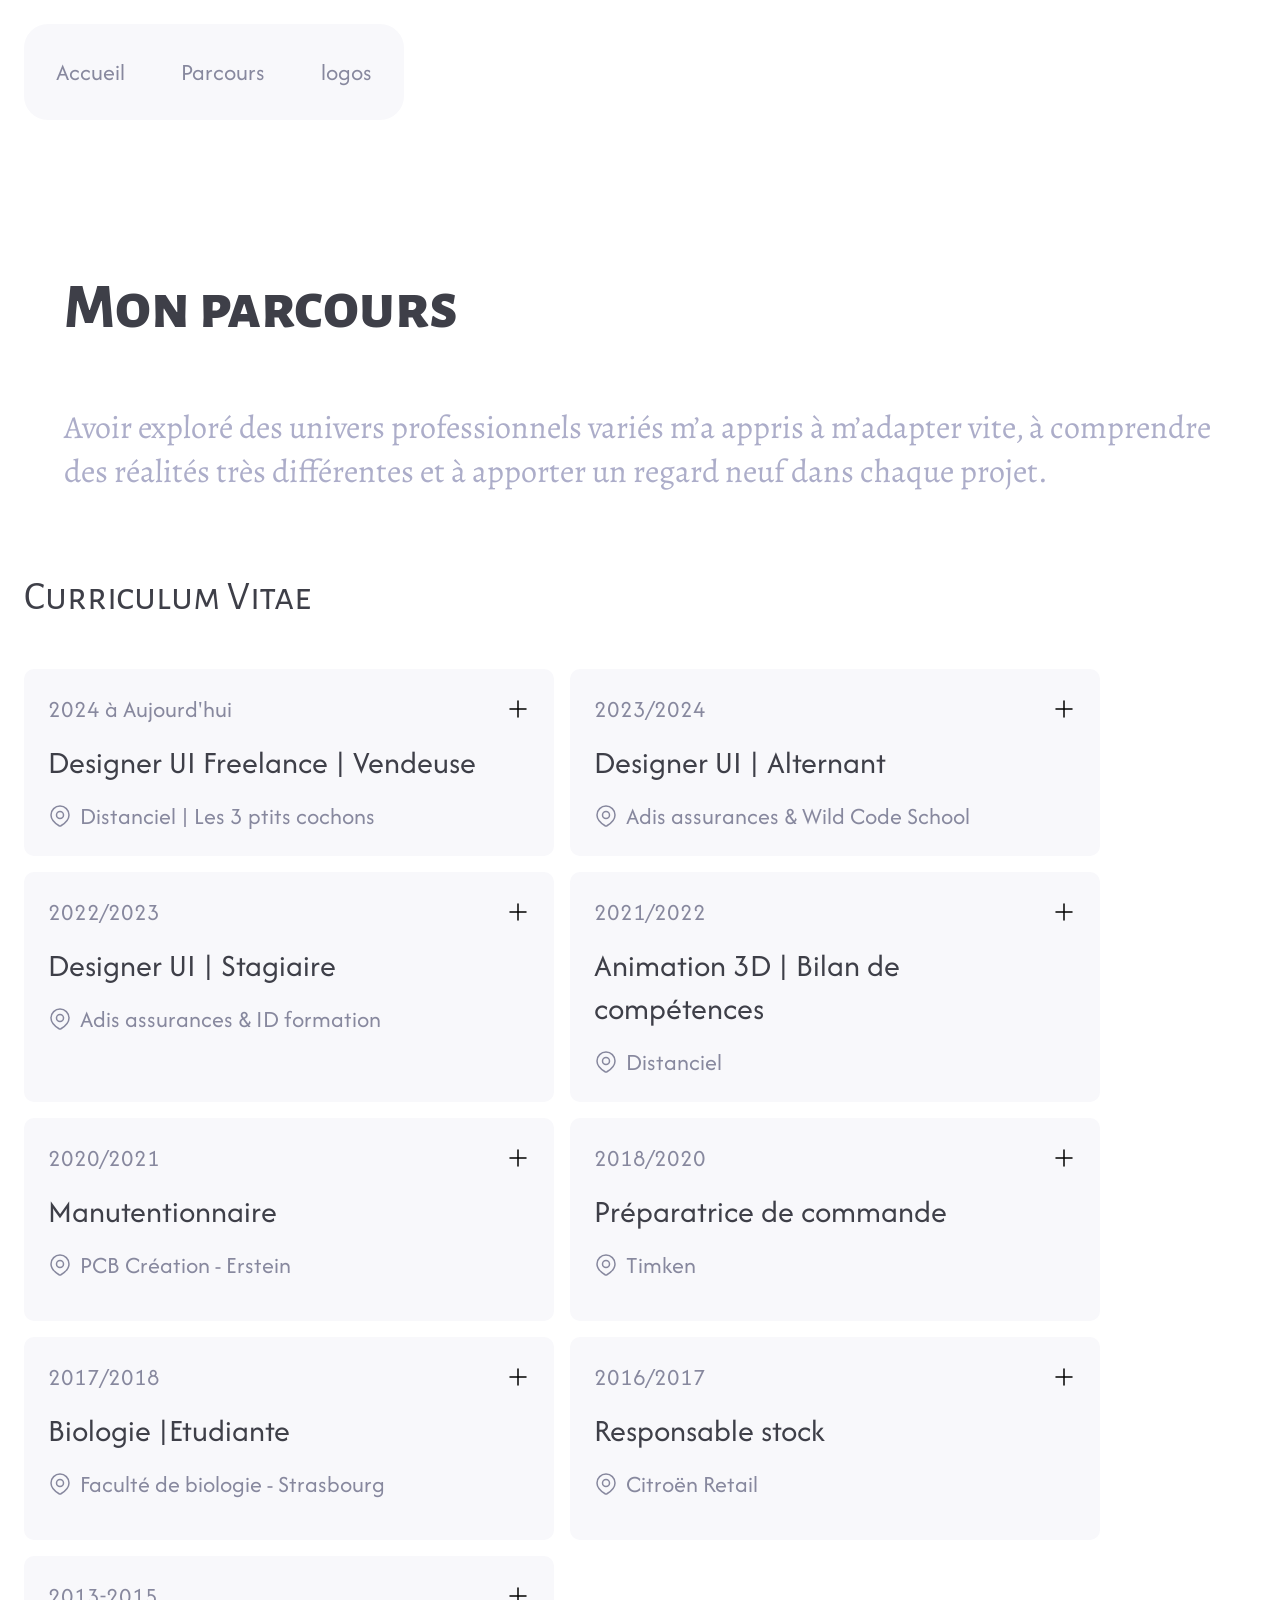
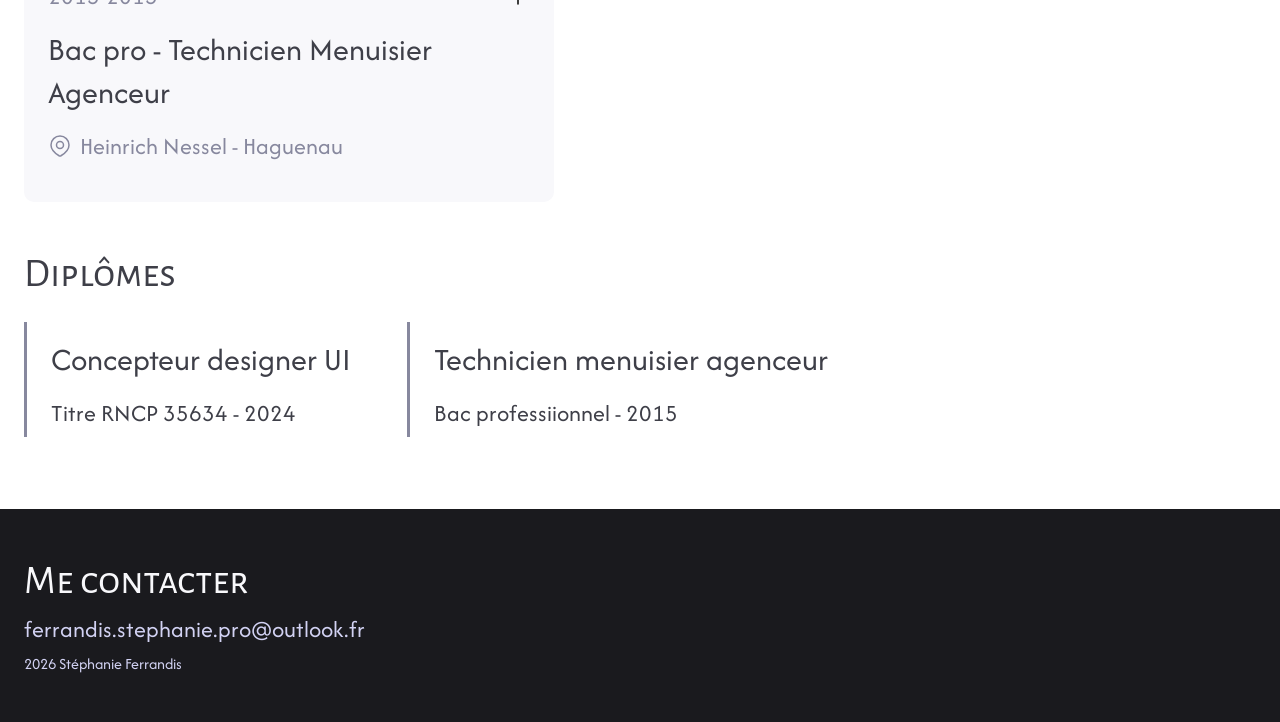
<file: Curriculum vitae.html>
<!DOCTYPE html>
<html lang="fr">

<head>
    <meta charset="UTF-8">
    <meta name="viewport" content="width=device-width, initial-scale=1.0">
    <title>Ferrandis Stéphanie Curriculum Vitae</title>
    <link rel="stylesheet" href="mainstyle.css">

    <!--Alegreya-classic-->
    <link rel="preconnect" href="https://fonts.googleapis.com">
    <link rel="preconnect" href="https://fonts.gstatic.com" crossorigin>
    <link href="https://fonts.googleapis.com/css2?family=Alegreya:ital,wght@0,400..900;1,400..900&display=swap"
        rel="stylesheet">
    <!--Alegreya Sans SC-->
    <link rel="preconnect" href="https://fonts.googleapis.com">
    <link rel="preconnect" href="https://fonts.gstatic.com" crossorigin>
    <link
        href="https://fonts.googleapis.com/css2?family=Alegreya+Sans+SC:ital,wght@0,100;0,300;0,400;0,500;0,700;0,800;0,900;1,100;1,300;1,400;1,500;1,700;1,800;1,900&display=swap"
        rel="stylesheet">
    <!--Afacad-->
    <link rel="preconnect" href="https://fonts.googleapis.com">
    <link rel="preconnect" href="https://fonts.gstatic.com" crossorigin>
    <link href="https://fonts.googleapis.com/css2?family=Afacad:ital,wght@0,400..700;1,400..700&display=swap"
        rel="stylesheet">
    <!--Script -->
    <script src="script.js" defer></script>

</head>

<body>

    <Header>
        <nav>
            <!-- Bouton burger -->
            <div id="burger-button" aria-label="Menu">
                <span></span>
                <span></span>
                <span></span>
            </div>

            <!-- Menu desktop + mobile -->
            <div class="main_pages">
                <a href="index.html">Accueil</a>
                <a href="Curriculum vitae.html">Parcours</a>
                <a href="page-logos.html">logos</a>
            </div>
        </nav>

        <h1>Mon parcours</h1>
        <h2>Avoir exploré des univers professionnels variés m’a appris à m’adapter vite, à comprendre des réalités très
            différentes et à apporter un regard neuf dans chaque projet. </h2>
        <h3>Curriculum Vitae</h3>
    </Header>

    <section class="curriculum">


        <!-------- AUJOURD'HUI DESIGN UI FREELANCE --------->

        <div class="card-cv">

            <div class="opener">
                <p>2024 à Aujourd'hui</p>
                <img class="toggle-icon" src="icons/plus.svg" alt="Icon more" height="24px">
            </div>

            <h4>Designer UI Freelance | Vendeuse</h4>

            <div class="location">
                <img src="icons/location-map.svg" alt="icon location" height="24px">
                <p>Distanciel | Les 3 ptits cochons</p>

            </div>

            <p class="description">Je suis aujourd’hui designer UI freelance. Mes premières missions sont principalement
                arrivées par bouche‑à‑oreille, ce qui m’a permis d’accompagner plusieurs clients sur la création ou
                l’évolution de leur identité graphique.
                Ces projets m’ont offert l’occasion de renforcer ma méthodologie, d’affiner mon style et de développer
                une relation de proximité avec mes clients.

                En parallèle, je travaille comme vendeuse aux "Les 3 ptits cochons" , une épicerie fine strasbourgeoise
                spécialisée dans l’apéritif. Cette expérience nourrit mon sens du contact, de l’écoute et du conseil —
                des qualités essentielles dans mon métier de designer.</p>

        </div>

        <!-------- DATE DESIGN UI ALTERNANT --------->

        <div class="card-cv">

            <div class="opener">
                <p>2023/2024</p>
                <img class="toggle-icon" src="icons/plus.svg" alt="Icon more" height="24px">
            </div>

            <h4>Designer UI | Alternant</h4>

            <div class="location">
                <img src="icons/location-map.svg" alt="icon location" height="24px">
                <p>Adis assurances & Wild Code School</p>
            </div>

            <p class="description">Au cours de mon alternance chez ADIS Assurances, j’ai été confrontée à l’ensemble des
                dimensions qui structurent un projet UX : enjeux business, attentes utilisateurs, collaboration
                inter‑équipes, contraintes techniques et accessibilité numérique.
                Ces éléments ont guidé chacune de mes décisions de conception.

                La refonte complète de plusieurs parcours utilisateurs ainsi que la création d’un outil interne m’ont
                permis d’appliquer ces principes de manière concrète et exigeante.
                J’ai particulièrement apprécié cette immersion dans des problématiques complexes</p>

        </div>

        <!-------- DATE  DESIGN UI STAGE --------->

        <div class="card-cv">

            <div class="opener">
                <p>2022/2023</p>
                <img class="toggle-icon" src="icons/plus.svg" alt="Icon more" height="24px">
            </div>

            <h4>Designer UI | Stagiaire</h4>

            <div class="location">
                <img src="icons/location-map.svg" alt="icon location" height="24px">
                <p>Adis assurances & ID formation</p>
            </div>

            <p class="description">Cette première année de formation, réalisée avec Pôle emploi, a marqué mon entrée
                dans le domaine du design UI/UX. J’y ai appris les bases du métier, les principes fondamentaux de
                l’ergonomie et de la conception d’interface.

                J’ai également découvert et pratiqué la suite Adobe, avant de me spécialiser progressivement sur Figma,
                que j’ai ensuite utilisé en conditions réelles lors de mon expérience chez Adis Assurance.
                Cette période a posé les fondations de ma méthodologie actuelle : comprendre, structurer, concevoir et
                itérer.
            </p>

        </div>



        <!-------- DATE  SANS EMPLOI --------->

        <div class="card-cv">

            <div class="opener">
                <p>2021/2022</p>
                <img class="toggle-icon" src="icons/plus.svg" alt="Icon more" height="24px">
            </div>

            <h4>Animation 3D | Bilan de compétences</h4>

            <div class="location">
                <img src="icons/location-map.svg" alt="icon location" height="24px">
                <p>Distanciel</p>
            </div>

            <p class="description">Cette année a été un moment clé de mon parcours. En parallèle d’un bilan de
                compétences avec AAC, j’ai commencé à me former en autonomie à l’animation 3D grâce à des cours en libre
                accès.
                J’y ai découvert un domaine passionnant, mais surtout ma capacité à apprendre seule, à résoudre des
                problèmes et à progresser en anglais, ce qui était nouveau pour moi.

                Cette période a été le véritable point de départ de mon orientation vers le design, en ouvrant la voie à
                une nouvelle manière de créer et de penser.
            </p>

        </div>

        <!-------- DATE  INTERIMAIRE PCB --------->

        <div class="card-cv">

            <div class="opener">
                <p>2020/2021</p>
                <img class="toggle-icon" src="icons/plus.svg" alt="Icon more" height="24px">
            </div>

            <h4>Manutentionnaire</h4>

            <div class="location">
                <img src="icons/location-map.svg" alt="icon location" height="24px">
                <p>PCB Création - Erstein</p>
            </div>

            <p class="description">Avec mon équipe, nous étions responsables de la préparation de la matière première
                destinée à l’ensemble de l’usine ainsi qu’aux professionnels pâtissiers et chocolatiers qui
                l’utilisaient pour leurs créations.
                Même si je n’ai que peu apprécié cette expérience et n’y ai travaillé que quelques mois, elle m’a tout
                de même permis de découvrir un univers exigeant et minutieux.

                La partie la plus satisfaisante de cette mission a été la manipulation et la coloration du chocolat, un
                travail à la fois technique et sensoriel qui m’a offert un premier contact concret avec ce savoir-faire
                artisanal.
            </p>

        </div>

        <!-------- DATE  INTERIMAIRE TIMKEN --------->

        <div class="card-cv">

            <div class="opener">
                <p>2018/2020</p>
                <img class="toggle-icon" src="icons/plus.svg" alt="Icon more" height="24px">
            </div>

            <h4>Préparatrice de commande</h4>

            <div class="location">
                <img src="icons/location-map.svg" alt="icon location" height="24px">
                <p>Timken</p>
            </div>

            <p class="description">Après mon expérience à l’université, j’ai intégré Timken en tant que préparatrice de
                commandes dans le cadre d’un contrat d’intérim. J’y ai travaillé un peu plus d’un an, une période qui
                m’a permis de développer rigueur, organisation et endurance, tout en préparant un projet personnel
                important : plusieurs mois de voyage en Croatie avec mon conjoint.

                Malgré un contexte mondial paralysé par la pandémie de Covid, nous avons pu mener cette aventure à bien
                et en profiter pleinement. Cette expérience a renforcé ma capacité d’adaptation, ma gestion du stress et
                mon envie d’explorer de nouveaux horizons.
            </p>

            <div class="skills">

                <div class="tag">
                    <p>Organisation</p>
                </div>
                <div class="tag">
                    <p>Résilience</p>
                </div>

            </div>

        </div>

        <!-------- DATE  ETUDIANT FACULTE DE BIOLOGIE --------->

        <div class="card-cv">

            <div class="opener">
                <p>2017/2018</p>
                <img class="toggle-icon" src="icons/plus.svg" alt="Icon more" height="24px">
            </div>

            <h4>Biologie |Etudiante</h4>

            <div class="location">
                <img src="icons/location-map.svg" alt="icon location" height="24px">
                <p>Faculté de biologie - Strasbourg</p>
            </div>

            <p class="description">J’ai toujours eu cette volonté d’approfondir mes connaissances en biologie. C’est un
                domaine fascinant qui, dans la perspective de reprendre mes études, a immédiatement capté toute mon
                attention.

                Je n’ai pas réussi mon année, et j’ai rapidement eu besoin de retourner travailler pour subvenir à mes
                besoins. Malgré cela, j’en garde une immense satisfaction. Cette expérience m’a enrichie, m’a permis de
                mieux me connaître et, si c’était à refaire, j’y retournerais sans hésiter.
            </p>

            <div class="skills">

                <div class="tag">
                    <p>Rigueur</p>
                </div>
                <div class="tag">
                    <p>Autonomie</p>
                </div>

            </div>

        </div>

        <!-------- DATE  INTERIMAIRE CITROEN RETAIL --------->

        <div class="card-cv">

            <div class="opener">
                <p>2016/2017</p>
                <img class="toggle-icon" src="icons/plus.svg" alt="Icon more" height="24px">
            </div>

            <h4>Responsable stock</h4>

            <div class="location">
                <img src="icons/location-map.svg" alt="icon location" height="24px">
                <p>Citroën Retail</p>
            </div>

            <p class="description">J’étais responsable de la réception des pièces automobiles, de l’organisation de
                l’entrepôt, ainsi que de la préparation des commandes, souvent nécessaire en raison d’un effectif
                réduit.

                Cette première expérience professionnelle m’a apporté de l’émancipation, un vrai sens des
                responsabilités, et m’a permis de financer mon permis de conduire ainsi que ma première année d’études à
                l’université l’année suivante.</p>

            <div class="skills">

                <div class="tag">
                    <p>Résponsabilité</p>
                </div>
                <div class="tag">
                    <p>Autonomie</p>
                </div>

            </div>


        </div>



        <!-------- DATE  MENUISIER AGENCEUR --------->

        <div class="card-cv">

            <div class="opener">
                <p>2013-2015</p>
                <img class="toggle-icon" src="icons/plus.svg" alt="Icon more" height="24px">
            </div>

            <h4>Bac pro - Technicien Menuisier Agenceur</h4>

            <div class="location">
                <img src="icons/location-map.svg" alt="icon location" height="24px">
                <p>Heinrich Nessel - Haguenau</p>
            </div>

            <p class="description">Une expérience formidable qui m’a permis de redonner du sens à ma vie
                professionnelle. J’ai adoré apprendre ce métier : toucher, sentir et manipuler les différentes essences
                de bois a été un vrai plaisir.

                Cependant, j’ai trouvé le métier bien plus stimulant à l’école qu’en entreprise. Les projets y étaient
                plus techniques, plus créatifs, et les compétences à développer beaucoup plus enrichissantes.

                Être une femme dans un milieu encore très masculin n’a pas toujours été simple, mais cela a renforcé ma
                confiance en moi et m’a poussée à m’affirmer davantage.
            </p>

            <div class="skills">

                <div class="tag">
                    <p>Résilience</p>
                </div>
                <div class="tag">
                    <p>Confiance en soit</p>
                </div>
                <div class="tag">
                    <p>Minutie</p>
                </div>

            </div>

        </div>




    </section>
    <section>
        <h3>Diplômes</h3>

        <div class="mesdiplomes">
            <div class="diplome">
                <h4>Concepteur designer UI</h4>
                <p>Titre RNCP 35634 - 2024</p>
            </div>

            <div class="diplome">
                <h4>Technicien menuisier agenceur</h4>
                <p>Bac professiionnel - 2015</p>
            </div>
        </div>



    </section>
    <section class="Contact"></section>

    <footer>
        <h3>Me contacter</h3>
        <p>ferrandis.stephanie.pro@outlook.fr</p>
        <h6>2026 Stéphanie Ferrandis</h6>
    </footer>
</body>
</file>
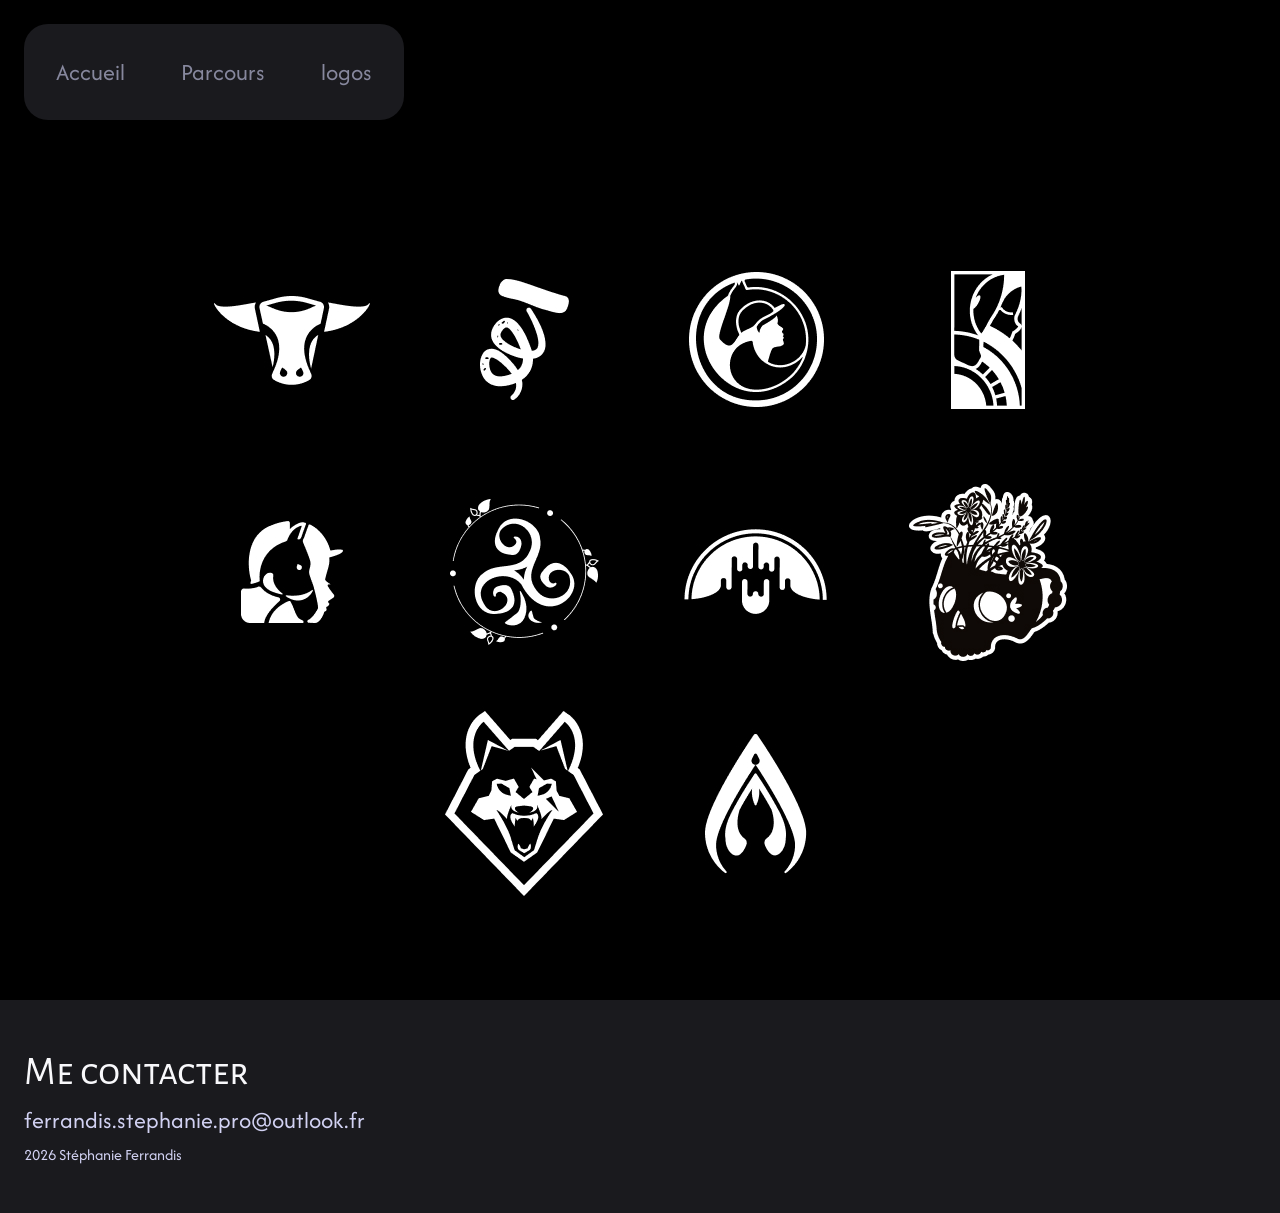
<file: page-logos.html>
<!DOCTYPE html>
<html lang="fr">

<head>
    <meta charset="UTF-8">
    <meta name="viewport" content="width=device-width, initial-scale=1.0">
    <title>logos</title>
    <link rel="stylesheet" href="mainstyle.css">
    <link rel="stylesheet" href="logos-style.css">

    <!--Alegreya-classic-->
    <link rel="preconnect" href="https://fonts.googleapis.com">
    <link rel="preconnect" href="https://fonts.gstatic.com" crossorigin>
    <link href="https://fonts.googleapis.com/css2?family=Alegreya:ital,wght@0,400..900;1,400..900&display=swap"
        rel="stylesheet">
    <!--Alegreya Sans SC-->
    <link rel="preconnect" href="https://fonts.googleapis.com">
    <link rel="preconnect" href="https://fonts.gstatic.com" crossorigin>
    <link
        href="https://fonts.googleapis.com/css2?family=Alegreya+Sans+SC:ital,wght@0,100;0,300;0,400;0,500;0,700;0,800;0,900;1,100;1,300;1,400;1,500;1,700;1,800;1,900&display=swap"
        rel="stylesheet">
    <!--Afacad-->
    <link rel="preconnect" href="https://fonts.googleapis.com">
    <link rel="preconnect" href="https://fonts.gstatic.com" crossorigin>
    <link href="https://fonts.googleapis.com/css2?family=Afacad:ital,wght@0,400..700;1,400..700&display=swap"
        rel="stylesheet">
    <!--Script -->
    <script src="script.js" defer></script>
</head>

<header>

    <nav>
        <!-- Bouton burger -->
        <div id="burger-button" aria-label="Menu">
            <span></span>
            <span></span>
            <span></span>
        </div>

        <!-- Menu desktop + mobile -->
        <div class="main_pages">
            <a href="index.html">Accueil</a>
            <a href="Curriculum vitae.html">Parcours</a>
            <a href="page-logos.html">logos</a>
        </div>

    </nav>
</header>

<body>

    <h1>logos</h1>
    <div class="container-gallery">
        <img src="logos\gallery\logo-abat.jpg" alt="">
        <img src="logos\gallery\logo-alsace.jpg" alt="">
        <img src="logos\gallery\logo-equimage1.jpg" alt="">
        <img src="logos\gallery\logo-equimage2.jpg" alt="">
        <img src="logos\gallery\logo-equimage3.jpg" alt="">
        <img src="logos\gallery\logo-LEDG.jpg" alt="">
        <img src="logos\gallery\logo-otb.jpg" alt="">
        <img src="logos\gallery\logo-s'amer.jpg" alt="">
        <img src="logos\gallery\logo-underdog.jpg" alt="">
        <img src="logos\gallery/logo-Nektare.jpg" alt="">

    </div>

    <footer>
        <h3>Me contacter</h3>
        <p>ferrandis.stephanie.pro@outlook.fr</p>
        <h6>2026 Stéphanie Ferrandis</h6>
    </footer>


</body>
</file>
<file: mainstyle.css>
* {
  margin: 0;
  padding: 0;
  box-sizing: border-box;
  line-height: inherit;
  color: inherit;
  font: inherit;
}

html {
  font-size: 16px;
  /* Valeur par défaut des navigateurs */
  /* padding: 24px 32px 24px 32px; */
}


:root {

  --primary-light-color: #ACADC9;
  --primary-medium-color: ;
  --primary-dark-color: ;
  --secondary-color: #391ADE;
  --secondary-light-color: #7D3EFF;
  --secondary-dark-color: #5318CC;
  --tertiary: ;
  --background-light: #1FFFFFF;
  --background-medium: #F8F8FB;
  --background-dark: #1A1A1E;
  --color-system-valid: #C4FCF0;
  background-color: var(--background-light);
}



.alegreya-classic {
  font-family: "Alegreya", serif;
  font-optical-sizing: auto;
  font-weight: 400;
  font-style: normal;
}

.alegreya-sans-sc-thin {
  font-family: "Alegreya Sans SC", sans-serif;
  font-weight: 100;
  font-style: normal;
}

.alegreya-sans-sc-light {
  font-family: "Alegreya Sans SC", sans-serif;
  font-weight: 300;
  font-style: normal;
}

.alegreya-sans-sc-regular {
  font-family: "Alegreya Sans SC", sans-serif;
  font-weight: 400;
  font-style: normal;
}

.alegreya-sans-sc-medium {
  font-family: "Alegreya Sans SC", sans-serif;
  font-weight: 500;
  font-style: normal;
}

.alegreya-sans-sc-bold {
  font-family: "Alegreya Sans SC", sans-serif;
  font-weight: 700;
  font-style: normal;
}

.alegreya-sans-sc-extrabold {
  font-family: "Alegreya Sans SC", sans-serif;
  font-weight: 800;
  font-style: normal;
}

.alegreya-sans-sc-black {
  font-family: "Alegreya Sans SC", sans-serif;
  font-weight: 900;
  font-style: normal;
}

.alegreya-sans-sc-thin-italic {
  font-family: "Alegreya Sans SC", sans-serif;
  font-weight: 100;
  font-style: italic;
}

.alegreya-sans-sc-light-italic {
  font-family: "Alegreya Sans SC", sans-serif;
  font-weight: 300;
  font-style: italic;
}

.alegreya-sans-sc-regular-italic {
  font-family: "Alegreya Sans SC", sans-serif;
  font-weight: 400;
  font-style: italic;
}

.alegreya-sans-sc-medium-italic {
  font-family: "Alegreya Sans SC", sans-serif;
  font-weight: 500;
  font-style: italic;
}

.alegreya-sans-sc-bold-italic {
  font-family: "Alegreya Sans SC", sans-serif;
  font-weight: 700;
  font-style: italic;
}

.alegreya-sans-sc-extrabold-italic {
  font-family: "Alegreya Sans SC", sans-serif;
  font-weight: 800;
  font-style: italic;
}

.alegreya-sans-sc-black-italic {
  font-family: "Alegreya Sans SC", sans-serif;
  font-weight: 900;
  font-style: italic;
}

.afacad {
  font-family: "Afacad", sans-serif;
  font-optical-sizing: auto;
  font-weight: 400;
  font-style: normal;
}


h1 {
  font-family: "Alegreya Sans SC", sans-serif;
  font-optical-sizing: auto;
  font-weight: 800;
  font-style: normal;
  font-size: 4rem;
  color: #3E3F48;
  padding: 150px 58px 58px 40px;
  max-width: 82rem;
}

h2 {
  font-family: "Alegreya", serif;
  font-optical-sizing: auto;
  font-weight: 400;
  font-style: normal;
  font-size: 2rem;
  color: #ACADC9;
  max-width: 82rem;
  padding: 0px 40px 80px 40px;

}

h3 {
  font-family: "Alegreya Sans SC";
  font-size: 2.5rem;
  /* padding: 16px 0px 16px 0px; */
  color: #3E3F48;
}

h4 {
  font-family: "Afacad";
  font-size: 2rem;
  color: #3E3F48;
  padding: 16px 0px 16px 0px;
}

h5 {
  font-family: "Alegreya Sans SC";
  font-size: 1.5rem;
  padding: 16px 0px 16px 0px;
  color: #3E3F48;
}

h6 {
  font-family: "Afacad";
  font-size: 1rem;
  color: #3E3F48;
}

/*Uniquement dans footer*/

p {
  font-family: "Afacad";
  font-size: 1.5rem;
  color: #3E3F48;
}

header, section {
  padding: 24px;
}

.main_pages {
  display: flex;
  flex-direction: row;
  align-items: center;
  width: fit-content;
  padding: 2rem;
  gap: 56px;
  font-family: "Afacad";
  font-size: 1.5rem;
  background-color: #F8F8FB;
  border-radius: 24px;
}

nav .main_pages a {
  display: flex;
  align-items: center;
  justify-content: center;
  text-decoration: none;
  color: #87889E;
}

nav a:hover {
  color: #1A1A1E;
}

/* --- BURGER BUTTON --- */

#burger-button {
  width: 40px;
  height: 32px;
  position: relative;
  cursor: pointer;
  display: none;
  /* visible seulement en mobile */
  z-index: 9999;
}

#burger-button span {
  position: absolute;
  left: 0;
  height: 5px;
  background-color: #ADAEC8;
  border-radius: 8px;
  transition: 0.3s ease;
}

/* Largeurs différentes */
#burger-button span:nth-child(1) {
  width: 100%;
  top: 0;
}

#burger-button span:nth-child(2) {
  width: 50%;
  top: 13px;
}

#burger-button span:nth-child(3) {
  width: 25%;
  top: 26px;
}

/* --- BURGER BUTTON : ANIMATION EN CROIX --- */

#burger-button.open span:nth-child(1) {
  transform: translateY(13px) rotate(45deg);
  width: 100%;
  /* pour garder la croix propre */
}

#burger-button.open span:nth-child(2) {
  opacity: 0;
}

#burger-button.open span:nth-child(3) {
  transform: translateY(-13px) rotate(-45deg);
  width: 100%;
  /* pour garder la croix propre */
}

/* --- ACCUEIL TINY PROJET --- */

.project-container {
  width: fit-content;
  display: flex;
  flex-direction: column;
  gap: 16px;
}

.home-project-name {
  display: flex;
  flex-direction: row;
  align-items: center;
  justify-content: space-between;
  margin-bottom: 24px;
}

.home-project-name p {
  color: #ACADC9;
}

.video-thumbnail {
  display: block;
  width: 100%;
  max-width: 1000px;
  /* taille desktop */
  border-radius: 16px;
  overflow: hidden;
  cursor: pointer;
}

.video-thumbnail video {
  width: 100%;
  height: auto;
  display: block;
  object-fit: cover;
}

/* --- PAGES PROJET --- */

.hero {
  background-image: url("spotmypulse/media/header-smp.jpg");
  background-size: cover;
  background-position: top center;
  background-repeat: no-repeat;
  background-attachment: fixed;
  height: 70vh;
}

footer {
  display: flex;
  flex-direction: column;
  background-color: #1A1A1E;
  padding: 48px 24px 48px 24px;
  gap: 8px;
}

footer h3 {
  color: #F8F8FB;
}

footer h6,
footer p {
  color: #D2D2F3;
}

/* ------------------------------------------ CURRICULUM VITAE-------------------------------------------- */

.mesdiplomes{
  display: flex;
  flex-direction: row;
  flex-wrap: wrap;
  gap: 32px;
  padding-top: 24px;
}

.curriculum {
  display: flex;
  flex-direction: row;
  flex-wrap: wrap;
  gap: 16px;
}

.card-cv {
  background-color: #F8F8FB;
  border-radius: 10px;
  padding: 24px;
  width: 530px;
}

.location p,
.opener p {
  color: #87889E;
}

.opener,
.when {
  display: flex;
  flex-direction: row;
  justify-content: space-between;
}

.location {
  display: flex;
  flex-direction: row;
  align-items: center;
  gap: 8px;
}

.description {
  padding-top: 16px;
}

.diplome{
  display: flex;
  flex-direction: column;
  justify-content: center;
  padding: 0px 24px 8px 24px;
  border-left: solid;
  border-color: #87889E; 
}

/* Paragraphe caché par défaut */
.card-cv .description {
  display: none;
}

/* Quand la carte est ouverte */
.card-cv.open .description {
  display: block;
}

/* Optionnel : curseur clic */
.card-cv .opener {
  cursor: pointer;
  display: flex;
  justify-content: space-between;
  align-items: center;
}

.skills{
  display: flex;
  flex-direction: row;
  flex-wrap: wrap;
  gap: 8px;
  padding-top: 16px;
}

.tag{
  background-color: #E2E3F1 ;
  width: fit-content;
  padding: 4px 12px 4px 12px;
  border-radius: 100px;
}

/* Tags cachés par défaut */
.card-cv .tag {
  display: none;
}

/* Quand la carte est ouverte, on affiche les tags */
.card-cv.open .tag {
  display: inline-block; /* ou block selon ton design */
}


/* -------------------- VERSION MOBILE ----------------------- */

@media (max-width: 768px) {

  h1 {
    font-size: 3rem;
    padding: 150px 0px 0px 0px;

  }

  h2 {
    font-size: 2rem;
    padding: 24px 0px 24px 0px;
  }

  h3 {
    font-size: 2rem;
  }

  h4 {
    font-size: 1.5rem;
  }

  h5 {

    font-size: 1.5rem;

  }

  h6 {
    font-size: 0.8rem;
  } /*Uniquement dans footer*/

  p {

    font-size: 1rem;

  }


  /* Afficher le burger */
  #burger-button {
    display: block;
  }

  /* Menu mobile caché par défaut */
  .main_pages {
    position: fixed;
    top: 0;
    left: 0;
    width: 100vw;
    height: 100vh;
    background-color: #F8F8FB;
    flex-direction: column;
    justify-content: center;
    align-items: center;
    gap: 32px;

    transform: translateY(-100%);
    /* caché au-dessus */
    transition: transform 0.35s ease;
    z-index: 9990;
  }

  /* Menu visible quand ouvert */
  .main_pages.open {
    transform: translateY(0);
    /* descend */
  }

  /* Liens en mobile */
  .main_pages a {
    display: block;
    font-size: 2.2rem;
    color: #3E3F48;
  }

  .curriculum {
    flex-direction: column;
  }

  .card-cv {
    width: 100%;
  }
}
</file>
<file: logos-style.css>
body{
    background-color: black;
}

.main_pages{
    background-color: #1A1A1E;
}

nav .main_pages a 
{
    display: flex;
    align-items: center;
    justify-content: center;
    text-decoration: none;
    color: #87889E;
}

h1{
    display: none;
}

.container-gallery{
    padding: 6rem;
    display: flex; justify-content: center; flex-wrap: wrap; gap: 32px;
}
</file>
